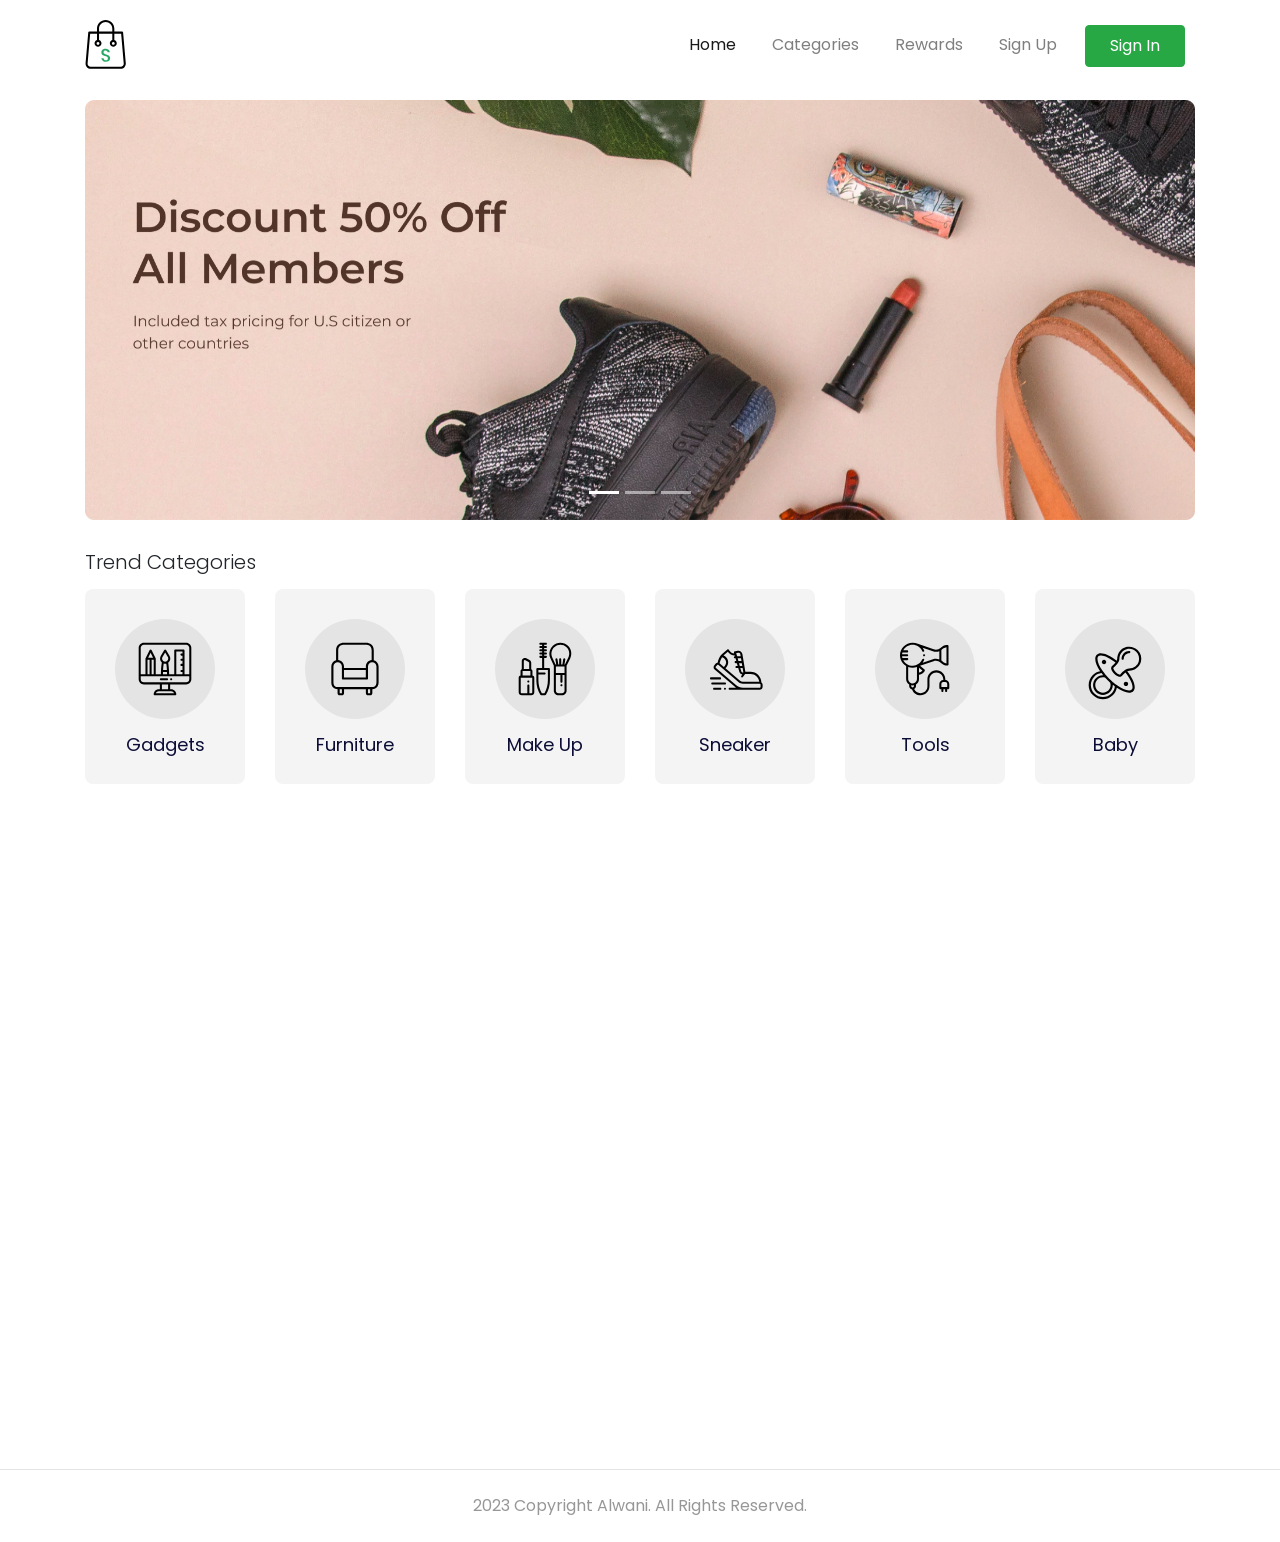
<file: index.html>
<!DOCTYPE html>
<html lang="en">
  <head>
    <meta charset="utf-8" />
    <meta
      name="viewport"
      content="width=device-width, initial-scale=1, shrink-to-fit=no"
    />
    <meta name="description" content="" />
    <meta name="author" content="" />

    <title>Store - Your Best Marketplace</title>

    <link href="https://unpkg.com/aos@2.3.1/dist/aos.css" rel="stylesheet" />
    <link rel="stylesheet" href="style/main.css">
  </head>

  <body>
    <nav class="navbar navbar-expand-lg navbar-light navbar-store fixed-top navbar-fixed-top" data-aos="fade-down">
      <div class="container">
        <a href="index.html" class="navbar-brand">
          <img src="images/logo.svg" alt="logo"/>
        </a>
        <button class="navbar-toggler" 
                type="button" 
                data-toggle="collapse" 
                data-target="#navbarResponsive"
          >
          <span class="navbar-toggler-icon"></span>
        </button>
        <div class="collapse navbar-collapse" id="navbarResponsive">
          <ul class="navbar-nav ml-auto">
            <li class="nav-item active">
              <a href="index.html" class="nav-link">Home</a>
            </li>
            <li class="nav-item ">
              <a href="categories.html" class="nav-link">Categories</a>
            </li>
            <li class="nav-item ">
              <a href="#" class="nav-link">Rewards</a>
            </li>
            <li class="nav-item ">
              <a href="register.html" class="nav-link">Sign Up</a>
            </li>
            <li class="nav-item ">
              <a href="login.html" class="btn btn-success nav-link px-4 text-white">Sign In</a>
            </li>
          </ul>
        </div>
      </div>
    </nav>
    <!-- page content  -->
    <div class="page-content page-home">
      <section class="store-carousel">
        <div class="container">
          <div class="row">
            <div class="col-lg-12">
              <div id="storeCarousel" class="carousel slide" data-ride="carousel">
                <ol class="carousel-indicators">
                  <li data-target="#storeCarousel" data-slide-to="0" class="active"></li>
                  <li data-target="#storeCarousel" data-slide-to="1"></li>
                  <li data-target="#storeCarousel" data-slide-to="2"></li>
                </ol>
                <div class="carousel-inner">
                  <div class="carousel-item active">
                    <img class="d-block w-100" src="images/banner.jpeg" alt="First slide">
                  </div>
                  <div class="carousel-item">
                    <img class="d-block w-100" src="images/banner.jpeg" alt="Second slide">
                  </div>
                  <div class="carousel-item">
                    <img class="d-block w-100" src="images/banner.jpeg" alt="Third slide">
                  </div>
                </div>
              </div>
            </div>
          </div>
        </div>
      </section>
      <section class="store-trend-categories">
        <div class="container">
          <div class="row">
            <div class="col-12" data-aos="fade-up">
              <h5>Trend Categories</h5>
            </div>
          </div>
          <div class="row">
            <div class="col-6 col-md-3 col-lg-2" data-aos="fade-up" data-aos-delay="100">
              <a href="#" class="component-categories d-block">
                <div class="categories-mage">
                  <img src="/images/categories-gadget.svg" alt="" class="w-100">
                </div>
                <p class="categories-text">Gadgets</p>
              </a>
            </div>
            <div class="col-6 col-md-3 col-lg-2" data-aos="fade-up" data-aos-delay="100">
              <a href="#" class="component-categories d-block">
                <div class="categories-mage">
                  <img src="/images/categories-furniture.svg" alt="" class="w-100">
                </div>
                <p class="categories-text">Furniture</p>
              </a>
            </div>
            <div class="col-6 col-md-3 col-lg-2" data-aos="fade-up" data-aos-delay="100">
              <a href="#" class="component-categories d-block">
                <div class="categories-mage">
                  <img src="/images/categories-makeup.svg" alt="" class="w-100">
                </div>
                <p class="categories-text">Make Up</p>
              </a>
            </div>
            <div class="col-6 col-md-3 col-lg-2" data-aos="fade-up" data-aos-delay="200">
              <a href="#" class="component-categories d-block">
                <div class="categories-mage">
                  <img src="/images/categories-sneakers.svg" alt="" class="w-100">
                </div>
                <p class="categories-text">Sneaker</p>
              </a>
            </div>
            <div class="col-6 col-md-3 col-lg-2" data-aos="fade-up" data-aos-delay="300">
              <a href="#" class="component-categories d-block">
                <div class="categories-mage">
                  <img src="/images/categories-tools.svg" alt="" class="w-100">
                </div>
                <p class="categories-text">Tools</p>
              </a>
            </div>
            <div class="col-6 col-md-3 col-lg-2" data-aos="fade-up" data-aos-delay="400">
              <a href="#" class="component-categories d-block">
                <div class="categories-mage">
                  <img src="/images/categories-baby.svg" alt="" class="w-100">
                </div>
                <p class="categories-text">Baby</p>
              </a>
            </div>
          </div>
        </div>
      </section>
      <section class="store-new-products">
        <div class="container">
          <div class="row">
            <div class="col-12" data-aos="fade-up">
              <h5>New Products</h5>
            </div>
          </div>
          <div class="row">
            <div class="col-6 col-md-4 col-lg-3" data-aos="fade-up" data-aos-delay="100">
              <a href="/detail.html" class="component-products d-block" >
                <div class="products-thumbnail">
                    <div class="products-image" style="background-image: url('images/apple-watch.jpeg');">
                    </div>
                </div>
                <div class="products-text">
                  Apple Watch 4
                </div>
                <div class="products-price">
                  $890
                </div>
              </a>
            </div>
            <div class="col-6 col-md-4 col-lg-3" data-aos="fade-up" data-aos-delay="200">
              <a href="/detail.html" class="component-products d-block" >
                <div class="products-thumbnail">
                    <div class="products-image" style="background-image: url('images/orange.jpeg');">
                    </div>
                </div>
                <div class="products-text">
                  Orange Boggota
                </div>
                <div class="products-price">
                  $94,509
                </div>
              </a>
            </div>
            <div class="col-6 col-md-4 col-lg-3" data-aos="fade-up" data-aos-delay="300">
              <a href="/detail.html" class="component-products d-block" >
                <div class="products-thumbnail">
                    <div class="products-image" style="background-image: url('images/sofa.jpeg');">
                    </div>
                </div>
                <div class="products-text">
                  Sofa Ternyaman
                </div>
                <div class="products-price">
                  $1,409
                </div>
              </a>
            </div>
            <div class="col-6 col-md-4 col-lg-3" data-aos="fade-up" data-aos-delay="400">
              <a href="/detail.html" class="component-products d-block" >
                <div class="products-thumbnail">
                    <div class="products-image" style="background-image: url('images/bubuk.jpeg');">
                    </div>
                </div>
                <div class="products-text">
                  Bubuk Maketti
                </div>
                <div class="products-price">
                  $225
                </div>
              </a>
            </div>
            <div class="col-6 col-md-4 col-lg-3" data-aos="fade-up" data-aos-delay="500">
              <a href="/detail.html" class="component-products d-block" >
                <div class="products-thumbnail">
                    <div class="products-image" style="background-image: url('images/tatakan.jpeg');">
                    </div>
                </div>
                <div class="products-text">
                  Tatakan Gelas
                </div>
                <div class="products-price">
                  $45,184
                </div>
              </a>
            </div>
            <div class="col-6 col-md-4 col-lg-3" data-aos="fade-up" data-aos-delay="600">
              <a href="/detail.html" class="component-products d-block" >
                <div class="products-thumbnail">
                    <div class="products-image" style="background-image: url('images/kave.jpeg');">
                    </div>
                </div>
                <div class="products-text">
                  Mavic Kawe
                </div>
                <div class="products-price">
                  $503
                </div>
              </a>
            </div>
            <div class="col-6 col-md-4 col-lg-3" data-aos="fade-up" data-aos-delay="700">
              <a href="/detail.html" class="component-products d-block" >
                <div class="products-thumbnail">
                    <div class="products-image" style="background-image: url('images/nike.jpeg');">
                    </div>
                </div>
                <div class="products-text">
                  Black Edition Nike
                </div>
                <div class="products-price">
                  $70,482
                </div>
              </a>
            </div>
            <div class="col-6 col-md-4 col-lg-3" data-aos="fade-up" data-aos-delay="800">
              <a href="/detail.html" class="component-products d-block" >
                <div class="products-thumbnail">
                    <div class="products-image" style="background-image: url('images/monkey.jpeg');">
                    </div>
                </div>
                <div class="products-text">
                  Monkey Toys
                </div>
                <div class="products-price">
                  $783
                </div>
              </a>
            </div>
          </div>
        </div>
      </section>
    </div>
    <footer>
      <div class="container">
        <div class="row">
          <div class="col-12 text-center">
            <p class="pt-4 pb-2">
              2023 Copyright Alwani. All Rights Reserved.
            </p>
          </div>
        </div>
      </div>
    </footer>
    <!-- Bootstrap core JavaScript -->
    <script src="/vendor/jquery/jquery.slim.min.js"></script>
    <script src="/vendor/bootstrap/js/bootstrap.bundle.min.js"></script>
    <script src="https://unpkg.com/aos@2.3.1/dist/aos.js"></script>
    <script>
      AOS.init();
    </script>
    <script src="/script/navbar-scroll.js"></script>
  </body>
</html>
</file>
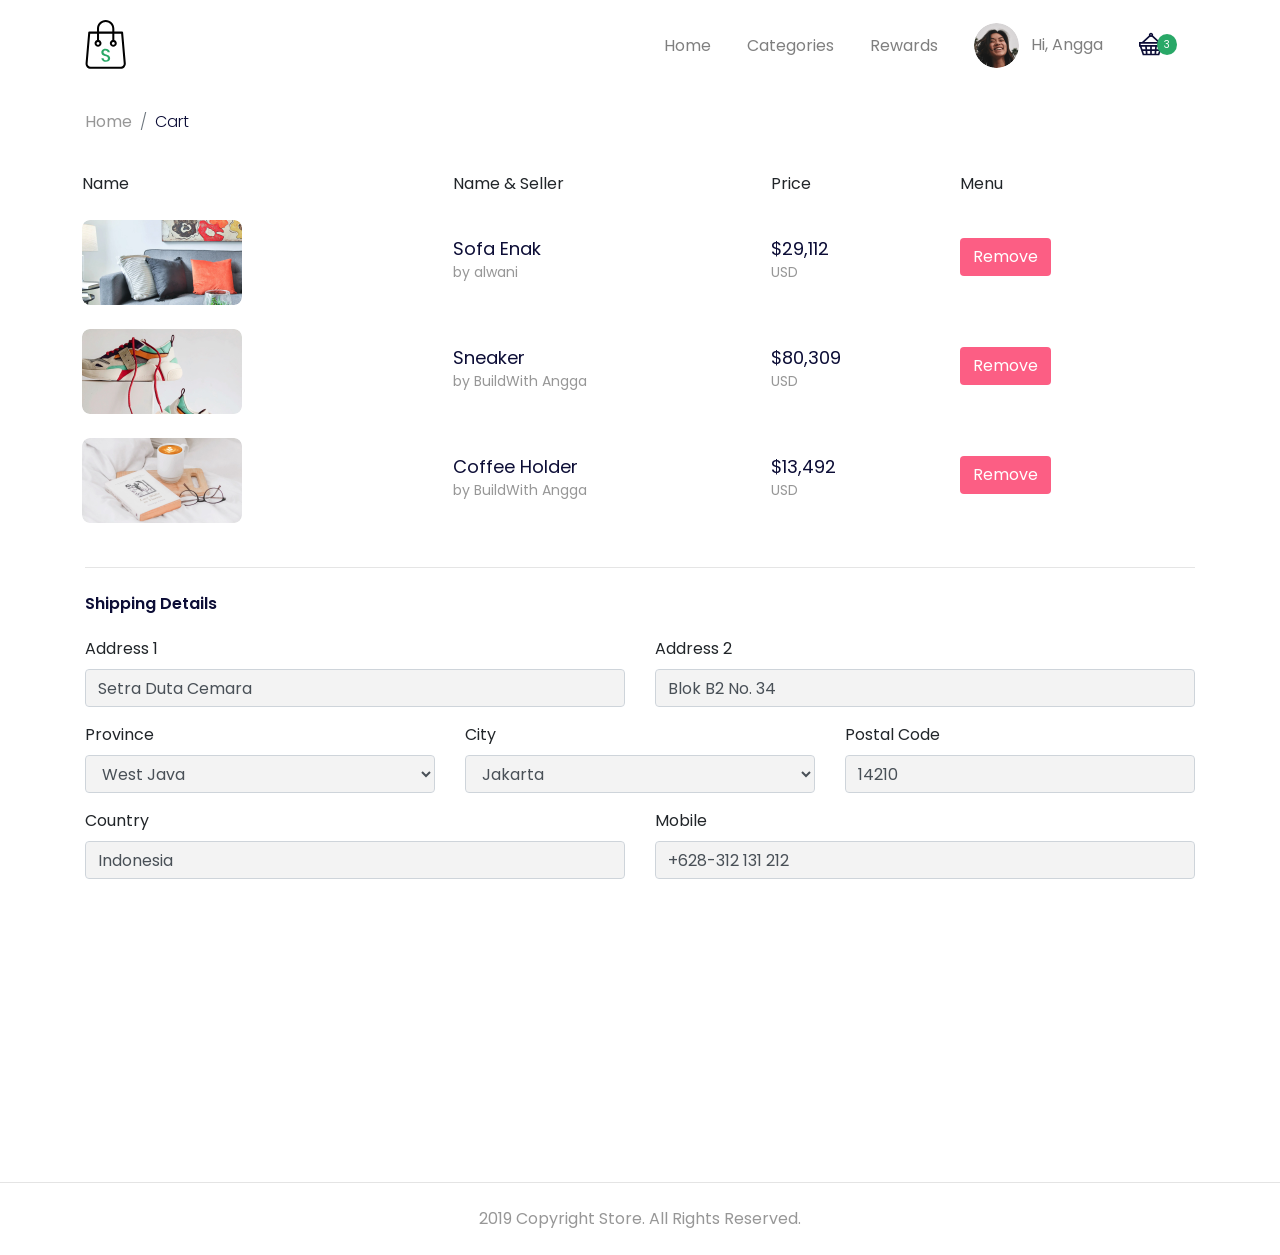
<file: cart.html>
<!DOCTYPE html>
<html lang="en">
  <head>
    <meta charset="utf-8" />
    <meta
      name="viewport"
      content="width=device-width, initial-scale=1, shrink-to-fit=no"
    />
    <meta name="description" content="" />
    <meta name="author" content="" />

    <title>Store - Your Best Marketplace</title>

    <link href="https://unpkg.com/aos@2.3.1/dist/aos.css" rel="stylesheet" />
    <link href="style/main.css" rel="stylesheet" />
  </head>

  <body>
    <!-- Navigation -->
    <nav
      class="navbar navbar-expand-lg navbar-light navbar-store fixed-top navbar-fixed-top"
      data-aos="fade-down"
      aria-label="Navbar"
    >
      <div class="container">
        <a class="navbar-brand" href="/">
          <img src="/images/logo.svg" alt="" />
        </a>
        <button
          class="navbar-toggler"
          type="button"
          data-toggle="collapse"
          data-target="#navbarResponsive"
          aria-controls="navbarResponsive"
          aria-expanded="false"
          aria-label="Toggle navigation"
        >
          <span class="navbar-toggler-icon"></span>
        </button>
        <div class="collapse navbar-collapse" id="navbarResponsive">
          <ul class="navbar-nav ml-auto">
            <li class="nav-item">
              <a class="nav-link" href="/">Home </a>
            </li>
            <li class="nav-item">
              <a class="nav-link" href="/categories.html">Categories</a>
            </li>
            <li class="nav-item">
              <a class="nav-link" href="#">Rewards</a>
            </li>
          </ul>

          <!-- Desktop Menu -->
          <ul class="navbar-nav d-none d-lg-flex">
            <li class="nav-item dropdown">
              <a
                class="nav-link"
                href="#"
                id="navbarDropdown"
                role="button"
                data-toggle="dropdown"
                aria-haspopup="true"
                aria-expanded="false"
              >
                <img
                  src="/images/user_pc.png"
                  alt=""
                  class="rounded-circle mr-2 profile-picture"
                />
                Hi, Angga
              </a>
              <div class="dropdown-menu" aria-labelledby="navbarDropdown">
                <a class="dropdown-item" href="/dashboard.html">Dashboard</a>
                <a class="dropdown-item" href="/dashboard-account.html"
                  >Settings</a
                >
                <div class="dropdown-divider"></div>
                <a class="dropdown-item" href="/">Logout</a>
              </div>
            </li>
            <li class="nav-item">
              <a class="nav-link d-inline-block mt-2" href="#">
                <img src="/images/icon-checkout.svg" alt="" />
                <div class="card-badge">3</div>
              </a>
            </li>
          </ul>

          <!-- Mobile Menu -->
          <ul class="navbar-nav d-block d-lg-none">
            <li class="nav-item">
              <a class="nav-link" href="#">
                Hi, Angga
              </a>
            </li>
            <li class="nav-item">
              <a class="nav-link d-inline-block" href="#">
                Cart
              </a>
            </li>
          </ul>
        </div>
      </div>
    </nav>

    <!-- Page Content -->
    <div class="page-content page-cart">
      <section
        class="store-breadcrumbs"
        data-aos="fade-down"
        data-aos-delay="100"
      >
        <div class="container">
          <div class="row">
            <div class="col-12">
              <nav aria-label="breadcrumb">
                <ol class="breadcrumb">
                  <li class="breadcrumb-item"><a href="/">Home</a></li>
                  <li class="breadcrumb-item active" aria-current="page">
                    Cart
                  </li>
                </ol>
              </nav>
            </div>
          </div>
        </div>
      </section>

      <section class="store-cart">
        <div class="container">
          <div class="row" data-aos="fade-up" data-aos-delay="100">
            <div class="col-12 table-responsive">
              <table class="table table-borderless table-cart">
                <thead>
                  <tr>
                    <td>Name</td>
                    <td>Name &amp; Seller</td>
                    <td>Price</td>
                    <td>Menu</td>
                  </tr>
                </thead>
                <tbody>
                  <tr>
                    <td><img src="images/detail-buy-cart1.jpeg" alt="" class="cart-image"></td>
                    <td>
                      <div class="product-title">Sofa Enak</div>
                      <div class="product-subtitle"> by alwani</div>
                    </td>
                    <td>
                      <div class="product-title">$29,112</div>
                      <div class="product-subtitle"> USD</div>
                    </td>
                    <td>
                      <a href="#" class="btn btn-remove-cart">
                        Remove
                      </a>
                    </td>
                  </tr>
                  <tr>
                    <td><img src="images/detail-buy-cart2.jpeg" alt="" class="cart-image"></td>
                    <td>
                      <div class="product-title">Sneaker</div>
                      <div class="product-subtitle"> by BuildWith Angga</div>
                    </td>
                    <td>
                      <div class="product-title">$80,309</div>
                      <div class="product-subtitle"> USD</div>
                    </td>
                    <td>
                      <a href="#" class="btn btn-remove-cart">
                        Remove
                      </a>
                    </td>
                  </tr>
                  <tr>
                    <td><img src="images/detail-buy-cart3.jpeg" alt="" class="cart-image"></td>
                    <td>
                      <div class="product-title">Coffee Holder</div>
                      <div class="product-subtitle"> by BuildWith Angga</div>
                    </td>
                    <td>
                      <div class="product-title">$13,492</div>
                      <div class="product-subtitle"> USD</div>
                    </td>
                    <td>
                      <a href="#" class="btn btn-remove-cart">
                        Remove
                      </a>
                    </td>
                  </tr>
                </tbody>
              </table>
            </div>
          </div>
          <div class="row" data-aos="fade-up" data-aos-delay="150">
            <div class="col-12">
              <hr/>
            </div>
            <div class="col-12">
              <h2 class="mb-4">Shipping Details</h2>
            </div>
          </div>
          <div class="row mb-2" data-aos="fade-up" data-aos-delay="200">
            <div class="col-md-6">
              <div class="form-group">
                <label for="addressOne">Address 1</label>
                <input type="text" class="form-control" id="addressOne" name="addressOne" value="Setra Duta Cemara">
              </div>
            </div>
            <div class="col-md-6">
              <div class="form-group">
                <label for="addressTwo">Address 2</label>
                <input type="text" class="form-control" id="addressTwo" name="addressTwo" value="Blok B2 No. 34">
              </div>
            </div>
            <div class="col-md-4">
              <div class="form-group">
                <label for="province">Province</label>
                <select name="province" id="province" class="form-control">
                  <option value="West Java">West Java</option>
                </select>
              </div>
            </div>
            <div class="col-md-4">
              <div class="form-group">
                <label for="city">City</label>
                <select name="city" id="city" class="form-control">
                  <option value="Jakarta">Jakarta</option>
                </select>
              </div>
            </div>
            <div class="col-md-4">
              <div class="form-group">
                <label for="postalCode">Postal Code</label>
                <input type="text" class="form-control" id="postalCode" name="postalCode" value="14210">
              </div>
            </div>
            <div class="col-md-6">
              <div class="form-group">
                <label for="country">Country</label>
                <input type="text" class="form-control" id="country" name="country" value="Indonesia">
              </div>
            </div>
            <div class="col-md-6">
              <div class="form-group">
                <label for="mobile">Mobile</label>
                <input type="text" class="form-control" id="mobile" name="mobile" value="+628-312 131 212">
              </div>
            </div>
          </div>

          <div class="row" data-aos="fade-up" data-aos-delay="150">
            <div class="col-12">
              <hr/>
            </div>
            <div class="col-12">
              <h2 class="mb-1">Payment Informations</h2>
            </div>
          </div>

          <div class="row" data-aos="fade-up" data-aos-delay="200">
            <div class="col-4 col-md-2">
              <div class="product-title">$10</div>
              <div class="product-subtitle">Country Tax</div>
            </div>
            <div class="col-4 col-md-3">
              <div class="product-title">$280</div>
              <div class="product-subtitle">Product Insurance</div>
            </div>
            <div class="col-4 col-md-2">
              <div class="product-title">$580</div>
              <div class="product-subtitle">Ship to Jakarta</div>
            </div>
            <div class="col-4 col-md-2">
              <div class="product-title text-success">$392,409</div>
              <div class="product-subtitle">Total</div>
            </div>
            <div class="col-8 col-md-3">
              <a href="/success.html" class="btn btn-success mt-4 px-4 btn-block"> Checkout Now</a>
            </div>
          </div>


        </div>
      </section>
        
    </div>

    <footer>
      <div class="container">
        <div class="row">
          <div class="col-12 text-center">
            <p class="pt-4 pb-2">
              2019 Copyright Store. All Rights Reserved.
            </p>
          </div>
        </div>
      </div>
    </footer>

    <!-- Bootstrap core JavaScript -->
    <script src="/vendor/jquery/jquery.slim.min.js"></script>
    <script src="/vendor/bootstrap/js/bootstrap.bundle.min.js"></script>
    <script src="https://unpkg.com/aos@2.3.1/dist/aos.js"></script>
    <script>
      AOS.init();
    </script>
    <script src="/vendor/vue/vue.js"></script>
    <script>
      var gallery = new Vue({
        el: "#gallery",
        mounted() {
          AOS.init();
        },
        data: {
          activePhoto: 3,
          photos: [
            {
              id: 1,
              url: "/images/detail-test.jpeg",
            },
            {
              id: 2,
              url: "/images/detail-test2.jpeg",
            },
            {
              id: 3,
              url: "/images/detail-test3.jpeg",
            },
            {
              id: 4,
              url: "/images/detail-test4.jpeg",
            },
          ],
        },
        methods: {
          changeActive(id) {
            this.activePhoto = id;
          },
        },
      });
    </script>
    <script src="/script/navbar-scroll.js"></script>
  </body>
</html>
</file>
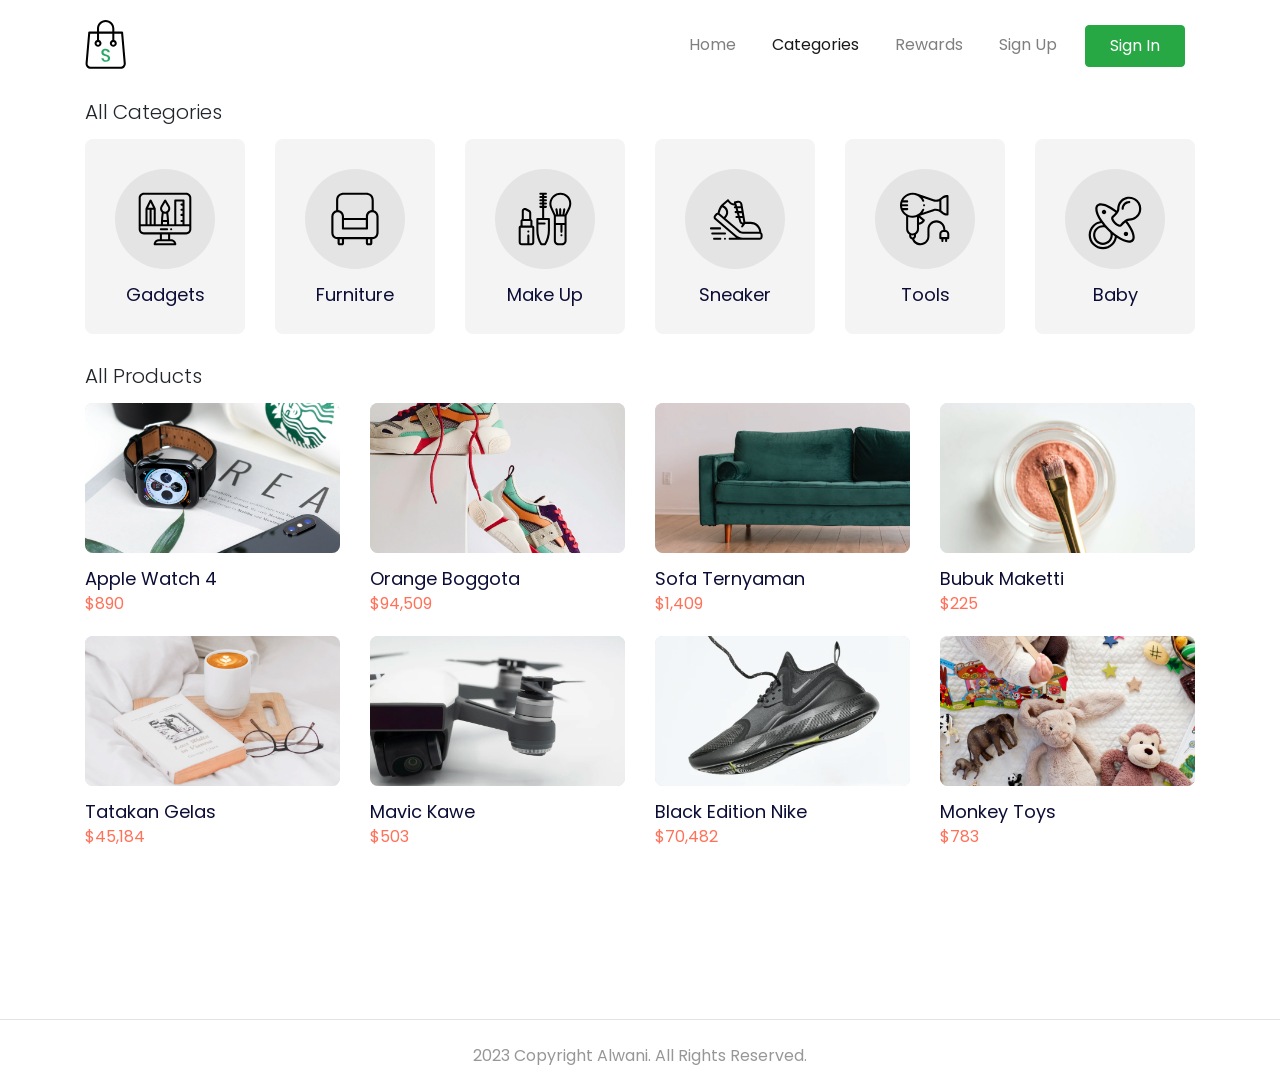
<file: categories.html>
<!DOCTYPE html>
<html lang="en">
  <head>
    <meta charset="utf-8" />
    <meta
      name="viewport"
      content="width=device-width, initial-scale=1, shrink-to-fit=no"
    />
    <meta name="description" content="" />
    <meta name="author" content="" />

    <title>Store - Your Best Marketplace</title>

    <link href="https://unpkg.com/aos@2.3.1/dist/aos.css" rel="stylesheet" />
    <link rel="stylesheet" href="style/main.css">
  </head>

  <body>
    <nav class="navbar navbar-expand-lg navbar-light navbar-store fixed-top navbar-fixed-top" data-aos="fade-down">
      <div class="container">
        <a href="index.html" class="navbar-brand">
          <img src="images/logo.svg" alt="logo"/>
        </a>
        <button class="navbar-toggler"
                type="button"
                data-toggle="collapse"
                data-target="#navbarResponsive"
        >
          <span class="navbar-toggler-icon"></span>
        </button>
        <div class="collapse navbar-collapse" id="navbarResponsive">
          <ul class="navbar-nav ml-auto">
            <li class="nav-item">
              <a href="index.html" class="nav-link">Home</a>
            </li>
            <li class="nav-item active">
              <a href="categories.html" class="nav-link">Categories</a>
            </li>
            <li class="nav-item ">
              <a href="#" class="nav-link">Rewards</a>
            </li>
            <li class="nav-item ">
              <a href="register.html" class="nav-link">Sign Up</a>
            </li>
            <li class="nav-item ">
              <a href="login.html" class="btn btn-success nav-link px-4 text-white">Sign In</a>
            </li>
          </ul>
        </div>
      </div>
    </nav>
    <!-- page content  -->
    <div class="page-content page-home">
      <section class="store-trend-categories">
        <div class="container">
          <div class="row">
            <div class="col-12" data-aos="fade-up">
              <h5>All Categories</h5>
            </div>
          </div>
          <div class="row">
            <div class="col-6 col-md-3 col-lg-2" data-aos="fade-up" data-aos-delay="100">
              <a href="#" class="component-categories d-block">
                <div class="categories-mage">
                  <img src="/images/categories-gadget.svg" alt="" class="w-100">
                </div>
                <p class="categories-text">Gadgets</p>
              </a>
            </div>
            <div class="col-6 col-md-3 col-lg-2" data-aos="fade-up" data-aos-delay="100">
              <a href="#" class="component-categories d-block">
                <div class="categories-mage">
                  <img src="/images/categories-furniture.svg" alt="" class="w-100">
                </div>
                <p class="categories-text">Furniture</p>
              </a>
            </div>
            <div class="col-6 col-md-3 col-lg-2" data-aos="fade-up" data-aos-delay="100">
              <a href="#" class="component-categories d-block">
                <div class="categories-mage">
                  <img src="/images/categories-makeup.svg" alt="" class="w-100">
                </div>
                <p class="categories-text">Make Up</p>
              </a>
            </div>
            <div class="col-6 col-md-3 col-lg-2" data-aos="fade-up" data-aos-delay="200">
              <a href="#" class="component-categories d-block">
                <div class="categories-mage">
                  <img src="/images/categories-sneakers.svg" alt="" class="w-100">
                </div>
                <p class="categories-text">Sneaker</p>
              </a>
            </div>
            <div class="col-6 col-md-3 col-lg-2" data-aos="fade-up" data-aos-delay="300">
              <a href="#" class="component-categories d-block">
                <div class="categories-mage">
                  <img src="/images/categories-tools.svg" alt="" class="w-100">
                </div>
                <p class="categories-text">Tools</p>
              </a>
            </div>
            <div class="col-6 col-md-3 col-lg-2" data-aos="fade-up" data-aos-delay="400">
              <a href="#" class="component-categories d-block">
                <div class="categories-mage">
                  <img src="/images/categories-baby.svg" alt="" class="w-100">
                </div>
                <p class="categories-text">Baby</p>
              </a>
            </div>
          </div>
        </div>
      </section>
      <section class="store-new-products">
        <div class="container">
          <div class="row">
            <div class="col-12" data-aos="fade-up">
              <h5>All Products</h5>
            </div>
          </div>
          <div class="row">
            <div class="col-6 col-md-4 col-lg-3" data-aos="fade-up" data-aos-delay="100">
              <a href="/detail.html" class="component-products d-block" >
                <div class="products-thumbnail">
                    <div class="products-image" style="background-image: url('images/apple-watch.jpeg');">
                    </div>
                </div>
                <div class="products-text">
                  Apple Watch 4
                </div>
                <div class="products-price">
                  $890
                </div>
              </a>
            </div>
            <div class="col-6 col-md-4 col-lg-3" data-aos="fade-up" data-aos-delay="200">
              <a href="/detail.html" class="component-products d-block" >
                <div class="products-thumbnail">
                    <div class="products-image" style="background-image: url('images/orange.jpeg');">
                    </div>
                </div>
                <div class="products-text">
                  Orange Boggota
                </div>
                <div class="products-price">
                  $94,509
                </div>
              </a>
            </div>
            <div class="col-6 col-md-4 col-lg-3" data-aos="fade-up" data-aos-delay="300">
              <a href="/detail.html" class="component-products d-block" >
                <div class="products-thumbnail">
                    <div class="products-image" style="background-image: url('images/sofa.jpeg');">
                    </div>
                </div>
                <div class="products-text">
                  Sofa Ternyaman
                </div>
                <div class="products-price">
                  $1,409
                </div>
              </a>
            </div>
            <div class="col-6 col-md-4 col-lg-3" data-aos="fade-up" data-aos-delay="400">
              <a href="/detail.html" class="component-products d-block" >
                <div class="products-thumbnail">
                    <div class="products-image" style="background-image: url('images/bubuk.jpeg');">
                    </div>
                </div>
                <div class="products-text">
                  Bubuk Maketti
                </div>
                <div class="products-price">
                  $225
                </div>
              </a>
            </div>
            <div class="col-6 col-md-4 col-lg-3" data-aos="fade-up" data-aos-delay="500">
              <a href="/detail.html" class="component-products d-block" >
                <div class="products-thumbnail">
                    <div class="products-image" style="background-image: url('images/tatakan.jpeg');">
                    </div>
                </div>
                <div class="products-text">
                  Tatakan Gelas
                </div>
                <div class="products-price">
                  $45,184
                </div>
              </a>
            </div>
            <div class="col-6 col-md-4 col-lg-3" data-aos="fade-up" data-aos-delay="600">
              <a href="/detail.html" class="component-products d-block" >
                <div class="products-thumbnail">
                    <div class="products-image" style="background-image: url('images/kave.jpeg');">
                    </div>
                </div>
                <div class="products-text">
                  Mavic Kawe
                </div>
                <div class="products-price">
                  $503
                </div>
              </a>
            </div>
            <div class="col-6 col-md-4 col-lg-3" data-aos="fade-up" data-aos-delay="700">
              <a href="/detail.html" class="component-products d-block" >
                <div class="products-thumbnail">
                    <div class="products-image" style="background-image: url('images/nike.jpeg');">
                    </div>
                </div>
                <div class="products-text">
                  Black Edition Nike
                </div>
                <div class="products-price">
                  $70,482
                </div>
              </a>
            </div>
            <div class="col-6 col-md-4 col-lg-3" data-aos="fade-up" data-aos-delay="800">
              <a href="/detail.html" class="component-products d-block" >
                <div class="products-thumbnail">
                    <div class="products-image" style="background-image: url('images/monkey.jpeg');">
                    </div>
                </div>
                <div class="products-text">
                  Monkey Toys
                </div>
                <div class="products-price">
                  $783
                </div>
              </a>
            </div>
          </div>
        </div>
      </section>
    </div>
    <footer>
      <div class="container">
        <div class="row">
          <div class="col-12 text-center">
            <p class="pt-4 pb-2">
              2023 Copyright Alwani. All Rights Reserved.
            </p>
          </div>
        </div>
      </div>
    </footer>
    <!-- Bootstrap core JavaScript -->
    <script src="/vendor/jquery/jquery.slim.min.js"></script>
    <script src="/vendor/bootstrap/js/bootstrap.bundle.min.js"></script>
    <script src="https://unpkg.com/aos@2.3.1/dist/aos.js"></script>
    <script>
      AOS.init();
    </script>
    <script src="/script/navbar-scroll.js"></script>
  </body>
</html>
</file>
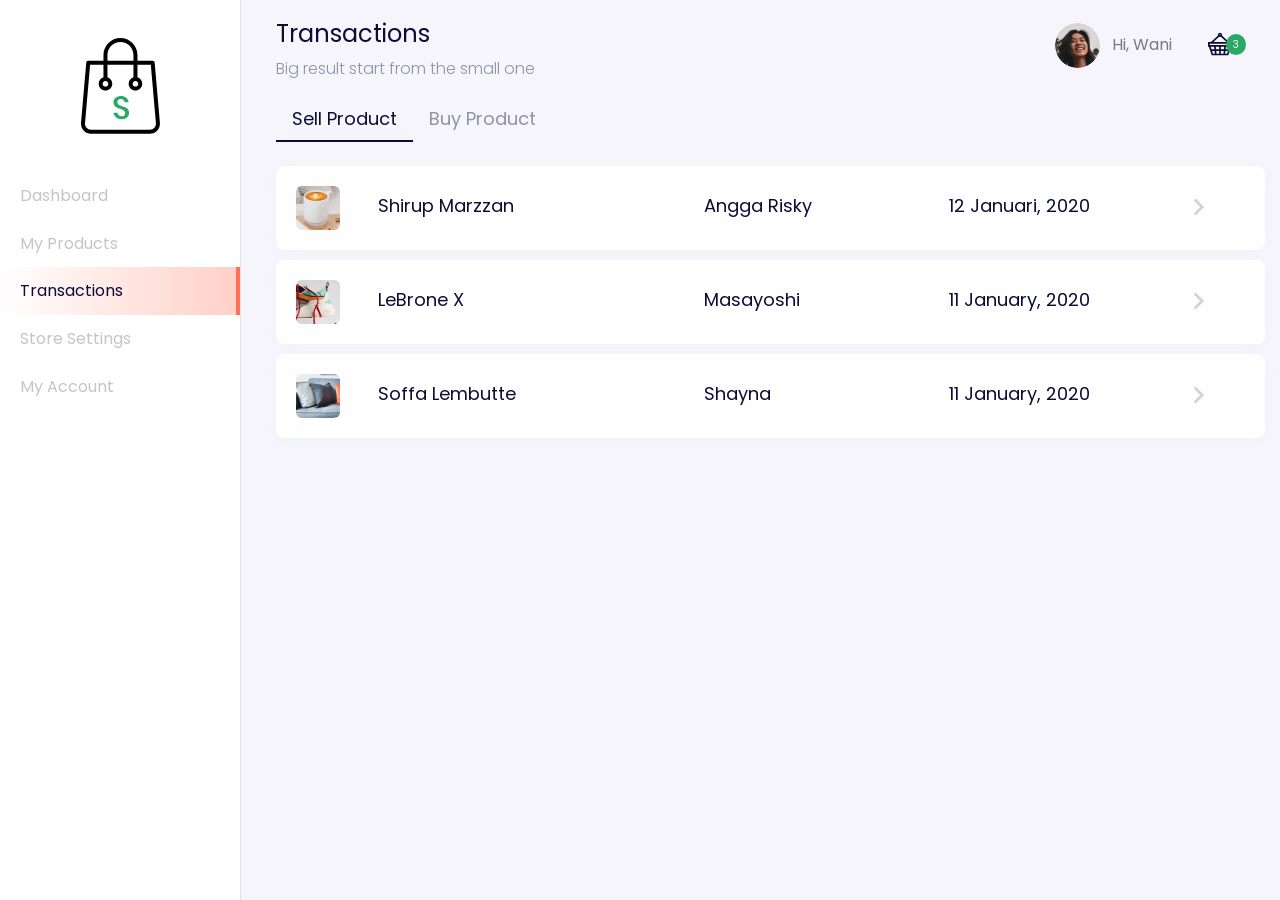
<file: dashboard-transactions.html>
<!DOCTYPE html>
<html lang="en">
  <head>
    <meta charset="utf-8" />
    <meta
      name="viewport"
      content="width=device-width, initial-scale=1, shrink-to-fit=no"
    />
    <meta name="description" content="" />
    <meta name="author" content="" />

    <title>Dashboard - Your Best Marketplace</title>

    <link href="https://unpkg.com/aos@2.3.1/dist/aos.css" rel="stylesheet" />
    <link href="style/main.css" rel="stylesheet" />
  </head>

  <body>
    <div class="page-dashboard">
      <div class="d-flex" id="wrapper" data-aos="fade-right">
        <!-- Sidebar -->
        <div class="border-right" id="sidebar-wrapper">
          <div class="sidebar-heading text-center">
            <img src="/images/icon-profil.svg" alt="" class="my-4" />
          </div>
          <div class="list-group list-group-flush">
            <a
              href="/dashboard.html"
              class="list-group-item list-group-item-action"
              >Dashboard</a
            >
            <a
              href="/dashboard-products.html"
              class="list-group-item list-group-item-action"
              >My Products</a
            >
            <a
              href="/dashboard-transactions.html"
              class="list-group-item list-group-item-action active"
              >Transactions</a
            >
            <a
              href="/dashboard-settings.html"
              class="list-group-item list-group-item-action"
              >Store Settings</a
            >
            <a
              href="/dashboard-account.html"
              class="list-group-item list-group-item-action"
              >My Account</a
            >
          </div>
        </div>
        <!-- /#sidebar-wrapper -->

        <!-- Page Content -->
        <div id="page-content-wrapper">
            <nav
            class="navbar navbar-store navbar-expand-lg navbar-light fixed-top"
            data-aos="fade-down"
          >
            <button
              class="btn btn-secondary d-md-none mr-auto mr-2"
              id="menu-toggle"
            >
              &laquo; Menu
            </button>

            <button
              class="navbar-toggler"
              type="button"
              data-toggle="collapse"
              data-target="#navbarSupportedContent"
              aria-controls="navbarSupportedContent"
              aria-expanded="false"
              aria-label="Toggle navigation"
            >
              <span class="navbar-toggler-icon"></span>
            </button>

            <div class="collapse navbar-collapse" id="navbarSupportedContent">
              <ul class="navbar-nav ml-auto d-none d-lg-flex">
                <li class="nav-item dropdown">
                  <a
                    class="nav-link"
                    href="#"
                    id="navbarDropdown"
                    role="button"
                    data-toggle="dropdown"
                    aria-haspopup="true"
                    aria-expanded="false"
                  >
                    <img
                      src="/images/user_pc.png"
                      alt=""
                      class="rounded-circle mr-2 profile-picture"
                    />
                    Hi, Wani
                  </a>
                  <div class="dropdown-menu" aria-labelledby="navbarDropdown">
                    <a class="dropdown-item" href="/index.html"
                      >Back to Store</a
                    >
                    <a class="dropdown-item" href="/dashboard-account.html"
                      >Settings</a
                    >
                    <div class="dropdown-divider"></div>
                    <a class="dropdown-item" href="/">Logout</a>
                  </div>
                </li>
                <li class="nav-item">
                  <a class="nav-link d-inline-block mt-2" href="#">
                    <img src="/images/icon-checkout.svg" alt="" />
                    <div class="card-badge">3</div>
                  </a>
                </li>
              </ul>
              <!-- Mobile Menu -->
              <ul class="navbar-nav d-block d-lg-none mt-3">
                <li class="nav-item">
                  <a class="nav-link" href="#">
                    Hi, Wani
                  </a>
                </li>
                <li class="nav-item">
                  <a class="nav-link d-inline-block" href="#">
                    Cart
                  </a>
                </li>
              </ul>
            </div>
          </nav>

          <div
            class="section-content section-dashboard-home"
            data-aos="fade-up"
          >
            <div class="container-fluid">
              <div class="dashboard-heading">
                <h2 class="dashboard-title">Transactions</h2>
                <p class="dashboard-subtitle">
                  Big result start from the small one
                </p>
              </div>
              <div class="dashboard-content">
                <ul class="nav nav-pills" id="myTab" role="tablist">
                  <li class="nav-item" role="presentation">
                    <a
                      class="nav-link active"
                      id="sell-tab"
                      data-toggle="tab"
                      href="#sell"
                      role="tab"
                      aria-controls="sell"
                      aria-selected="true"
                      >Sell Product</a
                    >
                  </li>
                  <li class="nav-item" role="presentation">
                    <a
                      class="nav-link"
                      id="buy-tab"
                      data-toggle="tab"
                      href="#buy"
                      role="tab"
                      aria-controls="buy"
                      aria-selected="false"
                      >Buy Product</a
                    >
                  </li>
                </ul>
                <div class="tab-content" id="myTabContent">
                  <div
                    class="tab-pane fade show active"
                    id="sell"
                    role="tabpanel"
                    aria-labelledby="sell-tab"
                  >
                    <div class="row mt-3">
                      <div class="col-12 mt-2">
                        <a
                          class="card card-list d-block"
                          href="/dashboard-transactions-details.html"
                        >
                          <div class="card-body">
                            <div class="row">
                              <div class="col-md-1">
                                <img
                                  src="/images/shirup_marjan.png"
                                  alt=""
                                />
                              </div>
                              <div class="col-md-4">
                                Shirup Marzzan
                              </div>
                              <div class="col-md-3">
                                Angga Risky
                              </div>
                              <div class="col-md-3">
                                12 Januari, 2020
                              </div>
                              <div class="col-md-1 d-none d-md-block">
                                <img
                                  src="/images/dashboard-arrow-right.png"
                                  alt=""
                                />
                              </div>
                            </div>
                          </div>
                        </a>
                        <a
                          class="card card-list d-block"
                          href="/dashboard-transactions-details.html"
                        >
                          <div class="card-body">
                            <div class="row">
                              <div class="col-md-1">
                                <img
                                  src="/images/ldebord.png"
                                  alt=""
                                />
                              </div>
                              <div class="col-md-4">
                                LeBrone X
                              </div>
                              <div class="col-md-3">
                                Masayoshi
                              </div>
                              <div class="col-md-3">
                                11 January, 2020
                              </div>
                              <div class="col-md-1 d-none d-md-block">
                                <img
                                  src="/images/dashboard-arrow-right.png"
                                  alt=""
                                />
                              </div>
                            </div>
                          </div>
                        </a>
                        <a
                          class="card card-list d-block"
                          href="/dashboard-transactions-details.html"
                        >
                          <div class="card-body">
                            <div class="row">
                              <div class="col-md-1">
                                <img
                                  src="/images/bantal.png"
                                  alt=""
                                />
                              </div>
                              <div class="col-md-4">
                                Soffa Lembutte
                              </div>
                              <div class="col-md-3">
                                Shayna
                              </div>
                              <div class="col-md-3">
                                11 January, 2020
                              </div>
                              <div class="col-md-1 d-none d-md-block">
                                <img
                                  src="/images/dashboard-arrow-right.png"
                                  alt=""
                                />
                              </div>
                            </div>
                          </div>
                        </a>
                      </div>
                    </div>
                  </div>
                  <div
                    class="tab-pane fade"
                    id="buy"
                    role="tabpanel"
                    aria-labelledby="buy-tab"
                  >
                    <div class="row mt-3">
                      <div class="col-12 mt-2">
                        <a
                          class="card card-list d-block"
                          href="/dashboard-transactions-details.html"
                        >
                          <div class="card-body">
                            <div class="row">
                              <div class="col-md-1">
                                <img
                                  src="/images/shirup_marjan.png"
                                  alt=""
                                />
                              </div>
                              <div class="col-md-4">
                                Shirup Marzzan
                              </div>
                              <div class="col-md-3">
                                Angga Risky
                              </div>
                              <div class="col-md-3">
                                12 Januari, 2020
                              </div>
                              <div class="col-md-1 d-none d-md-block">
                                <img
                                  src="/images/dashboard-arrow-right.png"
                                  alt=""
                                />
                              </div>
                            </div>
                          </div>
                        </a>
                      </div>
                    </div>
                  </div>
                </div>
              </div>
            </div>
          </div>
        </div>
        <!-- /#page-content-wrapper -->
      </div>
    </div>
    <!-- Bootstrap core JavaScript -->
    <script src="/vendor/jquery/jquery.slim.min.js"></script>
    <script src="/vendor/bootstrap/js/bootstrap.bundle.min.js"></script>
    <script src="https://unpkg.com/aos@2.3.1/dist/aos.js"></script>
    <script>
      AOS.init();
    </script>
    <!-- Menu Toggle Script -->
    <script>
      $("#menu-toggle").click(function (e) {
        e.preventDefault();
        $("#wrapper").toggleClass("toggled");
      });
    </script>
  </body>
</html>
</file>
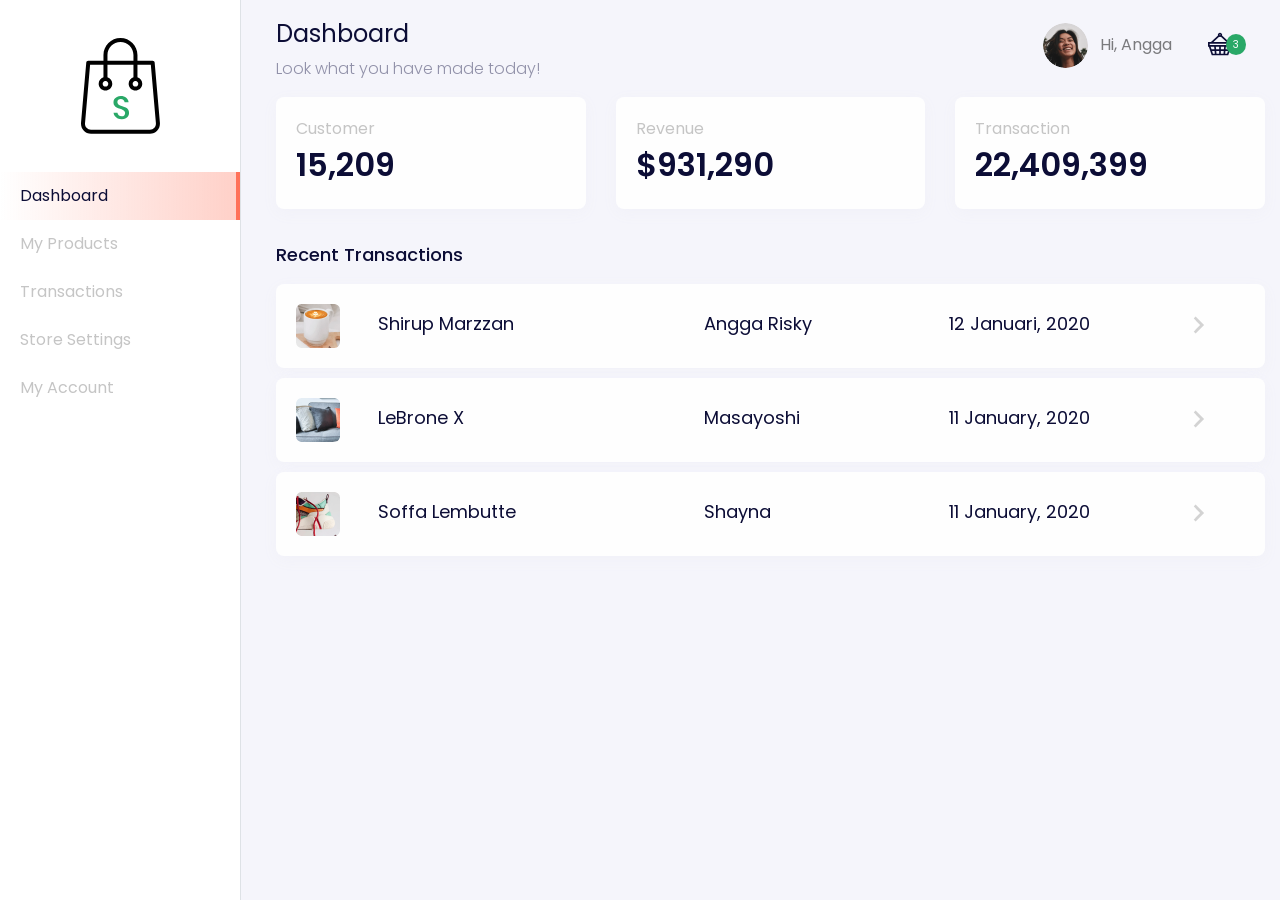
<file: dashboard.html>
<!DOCTYPE html>
<html lang="en">
  <head>
    <meta charset="utf-8" />
    <meta
      name="viewport"
      content="width=device-width, initial-scale=1, shrink-to-fit=no"
    />
    <meta name="description" content="" />
    <meta name="author" content="" />

    <title>Dashboard - Your Best Marketplace</title>

    <link href="https://unpkg.com/aos@2.3.1/dist/aos.css" rel="stylesheet" />
    <link href="style/main.css" rel="stylesheet" />
  </head>

  <body>
    <div class="page-dashboard">
      <div class="d-flex" id="wrapper" data-aos="fade-right">
        <!-- Sidebar -->
        <div class="border-right" id="sidebar-wrapper">
          <div class="sidebar-heading text-center">
            <img src="/images/icon-profil.svg" alt="" class="my-4" />
          </div>
          <div class="list-group list-group-flush">
            <a
              href="/dashboard.html"
              class="list-group-item list-group-item-action active"
              >Dashboard</a
            >
            <a
              href="/dashboard-products.html"
              class="list-group-item list-group-item-action"
              >My Products</a
            >
            <a
              href="/dashboard-transactions.html"
              class="list-group-item list-group-item-action"
              >Transactions</a
            >
            <a
              href="/dashboard-settings.html"
              class="list-group-item list-group-item-action"
              >Store Settings</a
            >
            <a
              href="/dashboard-account.html"
              class="list-group-item list-group-item-action"
              >My Account</a
            >
          </div>
        </div>
        <!-- /#sidebar-wrapper -->

        <!-- Page Content -->
        <div id="page-content-wrapper">
          <nav
            class="navbar navbar-store navbar-expand-lg navbar-light fixed-top"
            data-aos="fade-down"
          >
            <button
              class="btn btn-secondary d-md-none mr-auto mr-2"
              id="menu-toggle"
            >
              &laquo; Menu
            </button>

            <button
              class="navbar-toggler"
              type="button"
              data-toggle="collapse"
              data-target="#navbarSupportedContent"
              aria-controls="navbarSupportedContent"
              aria-expanded="false"
              aria-label="Toggle navigation"
            >
              <span class="navbar-toggler-icon"></span>
            </button>

            <div class="collapse navbar-collapse" id="navbarSupportedContent">
              <ul class="navbar-nav ml-auto d-none d-lg-flex">
                <li class="nav-item dropdown">
                  <a
                    class="nav-link"
                    href="#"
                    id="navbarDropdown"
                    role="button"
                    data-toggle="dropdown"
                    aria-haspopup="true"
                    aria-expanded="false"
                  >
                    <img
                      src="/images/user_pc.png"
                      alt=""
                      class="rounded-circle mr-2 profile-picture"
                    />
                    Hi, Angga
                  </a>
                  <div class="dropdown-menu" aria-labelledby="navbarDropdown">
                    <a class="dropdown-item" href="/index.html"
                      >Back to Store</a
                    >
                    <a class="dropdown-item" href="/dashboard-account.html"
                      >Settings</a
                    >
                    <div class="dropdown-divider"></div>
                    <a class="dropdown-item" href="/">Logout</a>
                  </div>
                </li>
                <li class="nav-item">
                  <a class="nav-link d-inline-block mt-2" href="#">
                    <img src="/images/icon-checkout.svg" alt="" />
                    <div class="card-badge">3</div>
                  </a>
                </li>
              </ul>
              <!-- Mobile Menu -->
              <ul class="navbar-nav d-block d-lg-none mt-3">
                <li class="nav-item">
                  <a class="nav-link" href="#">
                    Hi, Angga
                  </a>
                </li>
                <li class="nav-item">
                  <a class="nav-link d-inline-block" href="#">
                    Cart
                  </a>
                </li>
              </ul>
            </div>
          </nav>

          <div
            class="section-content section-dashboard-home"
            data-aos="fade-up"
          >
            <div class="container-fluid">
              <div class="dashboard-heading">
                <h2 class="dashboard-title">Dashboard</h2>
                <p class="dashboard-subtitle">
                  Look what you have made today!
                </p>
              </div>
              <div class="dashboard-content">
                <div class="row">
                  <div class="col-md-4">
                    <div class="card mb-2">
                      <div class="card-body">
                        <div class="dashboard-card-title">
                          Customer
                        </div>
                        <div class="dashboard-card-subtitle">
                          15,209
                        </div>
                      </div>
                    </div>
                  </div>
                  <div class="col-md-4">
                    <div class="card mb-2">
                      <div class="card-body">
                        <div class="dashboard-card-title">
                          Revenue
                        </div>
                        <div class="dashboard-card-subtitle">
                          $931,290
                        </div>
                      </div>
                    </div>
                  </div>
                  <div class="col-md-4">
                    <div class="card mb-2">
                      <div class="card-body">
                        <div class="dashboard-card-title">
                          Transaction
                        </div>
                        <div class="dashboard-card-subtitle">
                          22,409,399
                        </div>
                      </div>
                    </div>
                  </div>
                </div>
                <div class="row mt-3">
                  <div class="col-12 mt-2">
                    <h5 class="mb-3">Recent Transactions</h5>
                    <a
                      class="card card-list d-block"
                      href="/dashboard-transactions-details.html"
                    >
                      <div class="card-body">
                        <div class="row">
                          <div class="col-md-1">
                            <img
                              src="/images/shirup_marjan.png"
                              alt=""
                            />
                          </div>
                          <div class="col-md-4">
                            Shirup Marzzan
                          </div>
                          <div class="col-md-3">
                            Angga Risky
                          </div>
                          <div class="col-md-3">
                            12 Januari, 2020
                          </div>
                          <div class="col-md-1 d-none d-md-block">
                            <img
                              src="/images/dashboard-arrow-right.png"
                              alt=""
                            />
                          </div>
                        </div>
                      </div>
                    </a>
                    <a
                      class="card card-list d-block"
                      href="/dashboard-transactions-details.html"
                    >
                      <div class="card-body">
                        <div class="row">
                          <div class="col-md-1">
                            <img
                              src="/images/bantal.png"
                              alt=""
                            />
                          </div>
                          <div class="col-md-4">
                            LeBrone X
                          </div>
                          <div class="col-md-3">
                            Masayoshi
                          </div>
                          <div class="col-md-3">
                            11 January, 2020
                          </div>
                          <div class="col-md-1 d-none d-md-block">
                            <img
                              src="/images/dashboard-arrow-right.png"
                              alt=""
                            />
                          </div>
                        </div>
                      </div>
                    </a>
                    <a
                      class="card card-list d-block"
                      href="/dashboard-transactions-details.html"
                    >
                      <div class="card-body">
                        <div class="row">
                          <div class="col-md-1">
                            <img
                              src="/images/sofa.png"
                              alt=""
                            />
                          </div>
                          <div class="col-md-4">
                            Soffa Lembutte
                          </div>
                          <div class="col-md-3">
                            Shayna
                          </div>
                          <div class="col-md-3">
                            11 January, 2020
                          </div>
                          <div class="col-md-1 d-none d-md-block">
                            <img
                              src="/images/dashboard-arrow-right.png"
                              alt=""
                            />
                          </div>
                        </div>
                      </div>
                    </a>
                  </div>
                </div>
              </div>
            </div>
          </div>
        </div>
        <!-- /#page-content-wrapper -->
      </div>
    </div>
    <!-- Bootstrap core JavaScript -->
    <script src="/vendor/jquery/jquery.slim.min.js"></script>
    <script src="/vendor/bootstrap/js/bootstrap.bundle.min.js"></script>
    <script src="https://unpkg.com/aos@2.3.1/dist/aos.js"></script>
    <script>
      AOS.init();
    </script>
    <!-- Menu Toggle Script -->
    <script>
      $("#menu-toggle").click(function (e) {
        e.preventDefault();
        $("#wrapper").toggleClass("toggled");
      });
    </script>
  </body>
</html>
</file>
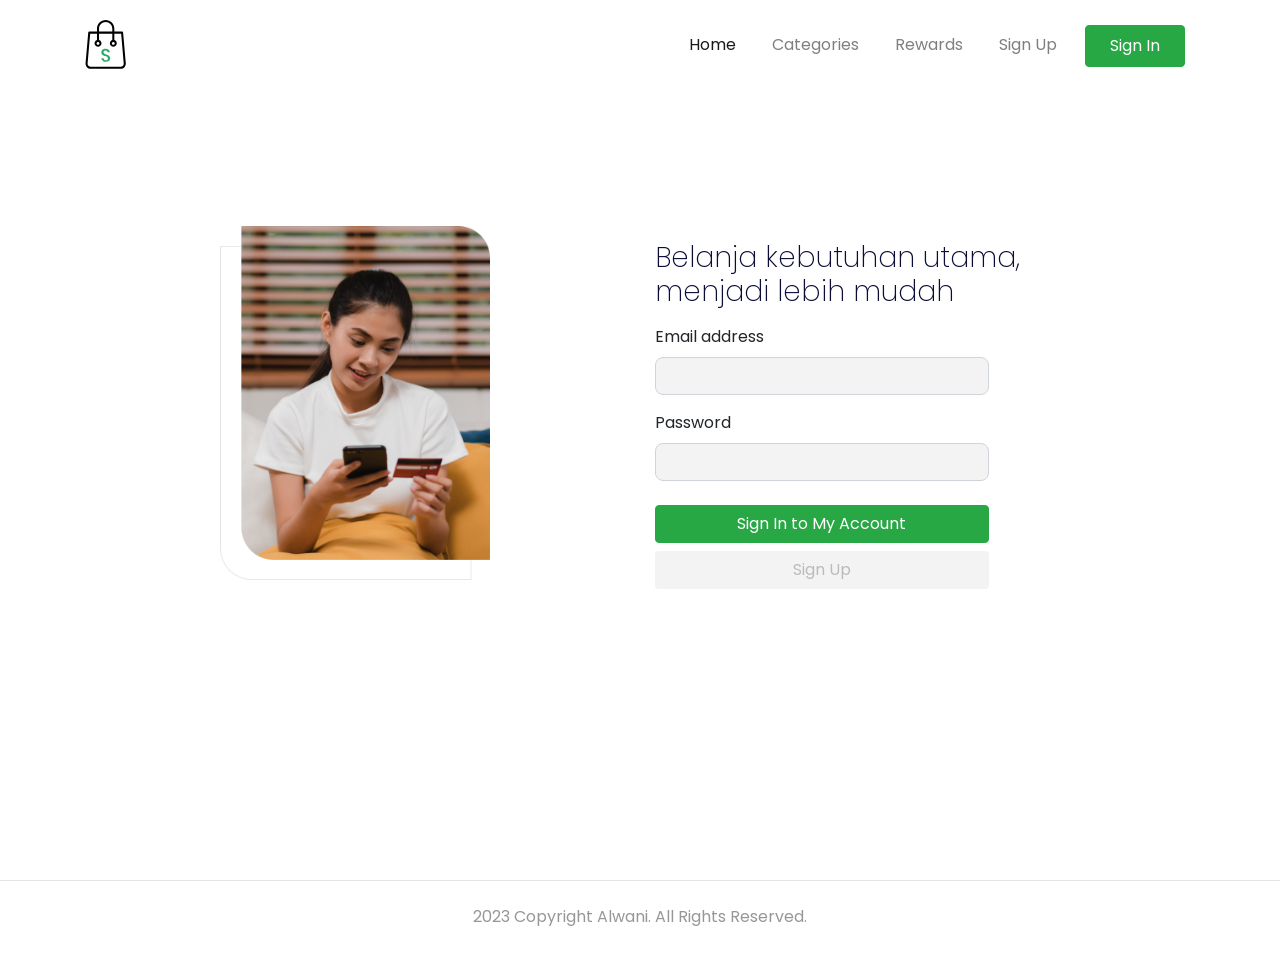
<file: login.html>
<!DOCTYPE html>
<html lang="en">
  <head>
    <meta charset="utf-8" />
    <meta
      name="viewport"
      content="width=device-width, initial-scale=1, shrink-to-fit=no"
    />
    <meta name="description" content="" />
    <meta name="author" content="" />

    <title>Store - Your Best Marketplace</title>

    <link href="https://unpkg.com/aos@2.3.1/dist/aos.css" rel="stylesheet" />
    <link rel="stylesheet" href="style/main.css">
  </head>

  <body>
    <nav class="navbar navbar-expand-lg navbar-light navbar-store fixed-top navbar-fixed-top" data-aos="fade-down">
      <div class="container">
        <a href="index.html" class="navbar-brand">
          <img src="images/logo.svg" alt="logo"/>
        </a>
        <button class="navbar-toggler" 
                type="button" 
                data-toggle="collapse" 
                data-target="#navbarResponsive"
          >
          <span class="navbar-toggler-icon"></span>
        </button>
        <div class="collapse navbar-collapse" id="navbarResponsive">
          <ul class="navbar-nav ml-auto">
            <li class="nav-item active">
              <a href="index.html" class="nav-link">Home</a>
            </li>
            <li class="nav-item ">
              <a href="categories.html" class="nav-link">Categories</a>
            </li>
            <li class="nav-item ">
              <a href="#" class="nav-link">Rewards</a>
            </li>
            <li class="nav-item ">
              <a href="register.html" class="nav-link">Sign Up</a>
            </li>
            <li class="nav-item ">
              <a href="login.html" class="btn btn-success nav-link px-4 text-white">Sign In</a>
            </li>
          </ul>
        </div>
      </div>
    </nav>
    <div class="page-content page-auth">
      <div class="section-store-auth" data-aos="fade-up">
        <div class="container">
          <div class="row align-items-center row-login">
            <div class="col-lg-6 text-center">
              <img
                src="/images/image-logins.png"
                alt=""
                class="w-50 mb-4 mb-lg-none"
              />
            </div>
            <div class="col-lg-5">
              <h2>
                Belanja kebutuhan utama, <br />
                menjadi lebih mudah
              </h2>
              <form class="mt-3">
                <div class="form-group">
                  <label>Email address</label>
                  <input
                    type="email"
                    class="form-control w-75"
                    aria-describedby="emailHelp"
                  />
                </div>
                <div class="form-group">
                  <label>Password</label>
                  <input type="password" class="form-control w-75" />
                </div>
                <a
                  class="btn btn-success btn-block w-75 mt-4"
                  href="/login.html"
                >
                  Sign In to My Account
                </a>
                <a class="btn btn-signup w-75 mt-2" href="/register.html">
                  Sign Up
                </a>
              </form>
            </div>
          </div>
        </div>
      </div>
    </div>

    <footer>
      <div class="container">
        <div class="row">
          <div class="col-12 text-center">
            <p class="pt-4 pb-2">
              2023 Copyright Alwani. All Rights Reserved.
            </p>
          </div>
        </div>
      </div>
    </footer>
    <!-- Bootstrap core JavaScript -->
    <script src="/vendor/jquery/jquery.slim.min.js"></script>
    <script src="/vendor/bootstrap/js/bootstrap.bundle.min.js"></script>
    <script src="https://unpkg.com/aos@2.3.1/dist/aos.js"></script>
    <script>
      AOS.init();
    </script>
    <script src="/script/navbar-scroll.js"></script>
  </body>
</html>
</file>
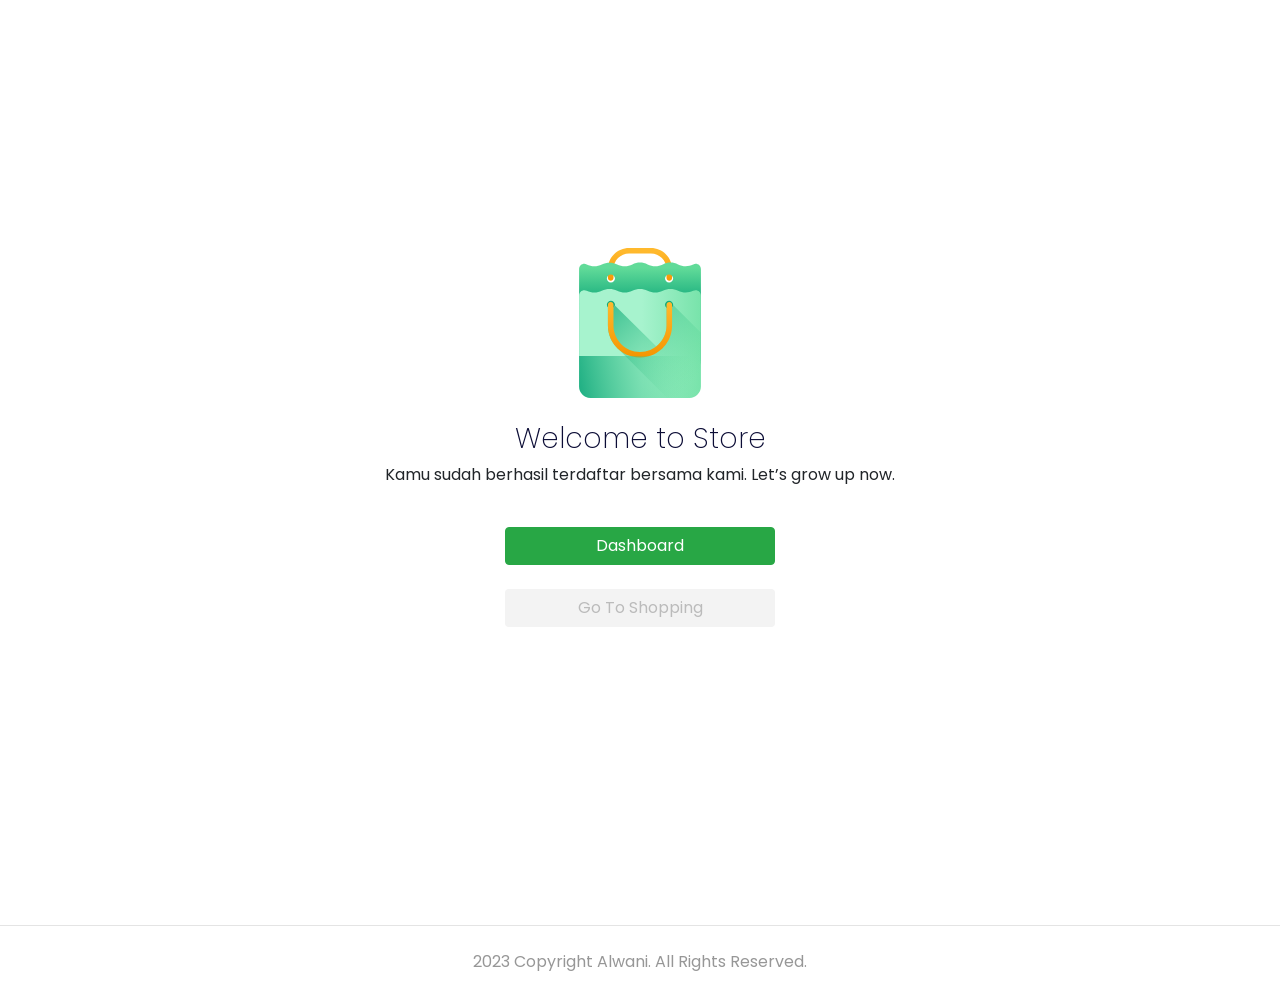
<file: register-success.html>
<!DOCTYPE html>
<html lang="en">
  <head>
    <meta charset="utf-8" />
    <meta
      name="viewport"
      content="width=device-width, initial-scale=1, shrink-to-fit=no"
    />
    <meta name="description" content="" />
    <meta name="author" content="" />

    <title>Store - Your Best Marketplace</title>

    <link href="https://unpkg.com/aos@2.3.1/dist/aos.css" rel="stylesheet" />
    <link rel="stylesheet" href="style/main.css">
  </head>

  <body>
  
    <div class="page-content page-success">
      <div class="section-success" data-aos="zoom-in"> 
        <div class="container">
          <div class="row align-items-center row-login justify-content-center">
            <div class="col-lg-6 text-center">
              <img src="images/succes-cart.svg" alt="" class="mb-4">
              <h2>Welcome to Store</h2>
              <p>Kamu sudah berhasil terdaftar
                bersama kami. Let’s grow up now.
              </p>
              <div>
                <a href="dashboard.html" class="btn btn-success w-50 mt-4">
                  Dashboard
                </a>
                <a href="dahboard.html" class="btn btn-signup w-50 mt-4">
                  Go To Shopping
                </a>
              </div>
            </div>
          </div>
        </div>
      </div>
    </div>
    <footer>
      <div class="container">
        <div class="row">
          <div class="col-12 text-center">
            <p class="pt-4 pb-2">
              2023 Copyright Alwani. All Rights Reserved.
            </p>
          </div>
        </div>
      </div>
    </footer>
    <!-- Bootstrap core JavaScript -->
    <script src="/vendor/jquery/jquery.slim.min.js"></script>
    <script src="/vendor/bootstrap/js/bootstrap.bundle.min.js"></script>
    <script src="https://unpkg.com/aos@2.3.1/dist/aos.js"></script>
    <script>
      AOS.init();
    </script>
    <script src="/script/navbar-scroll.js"></script>
  </body>
</html>
</file>
